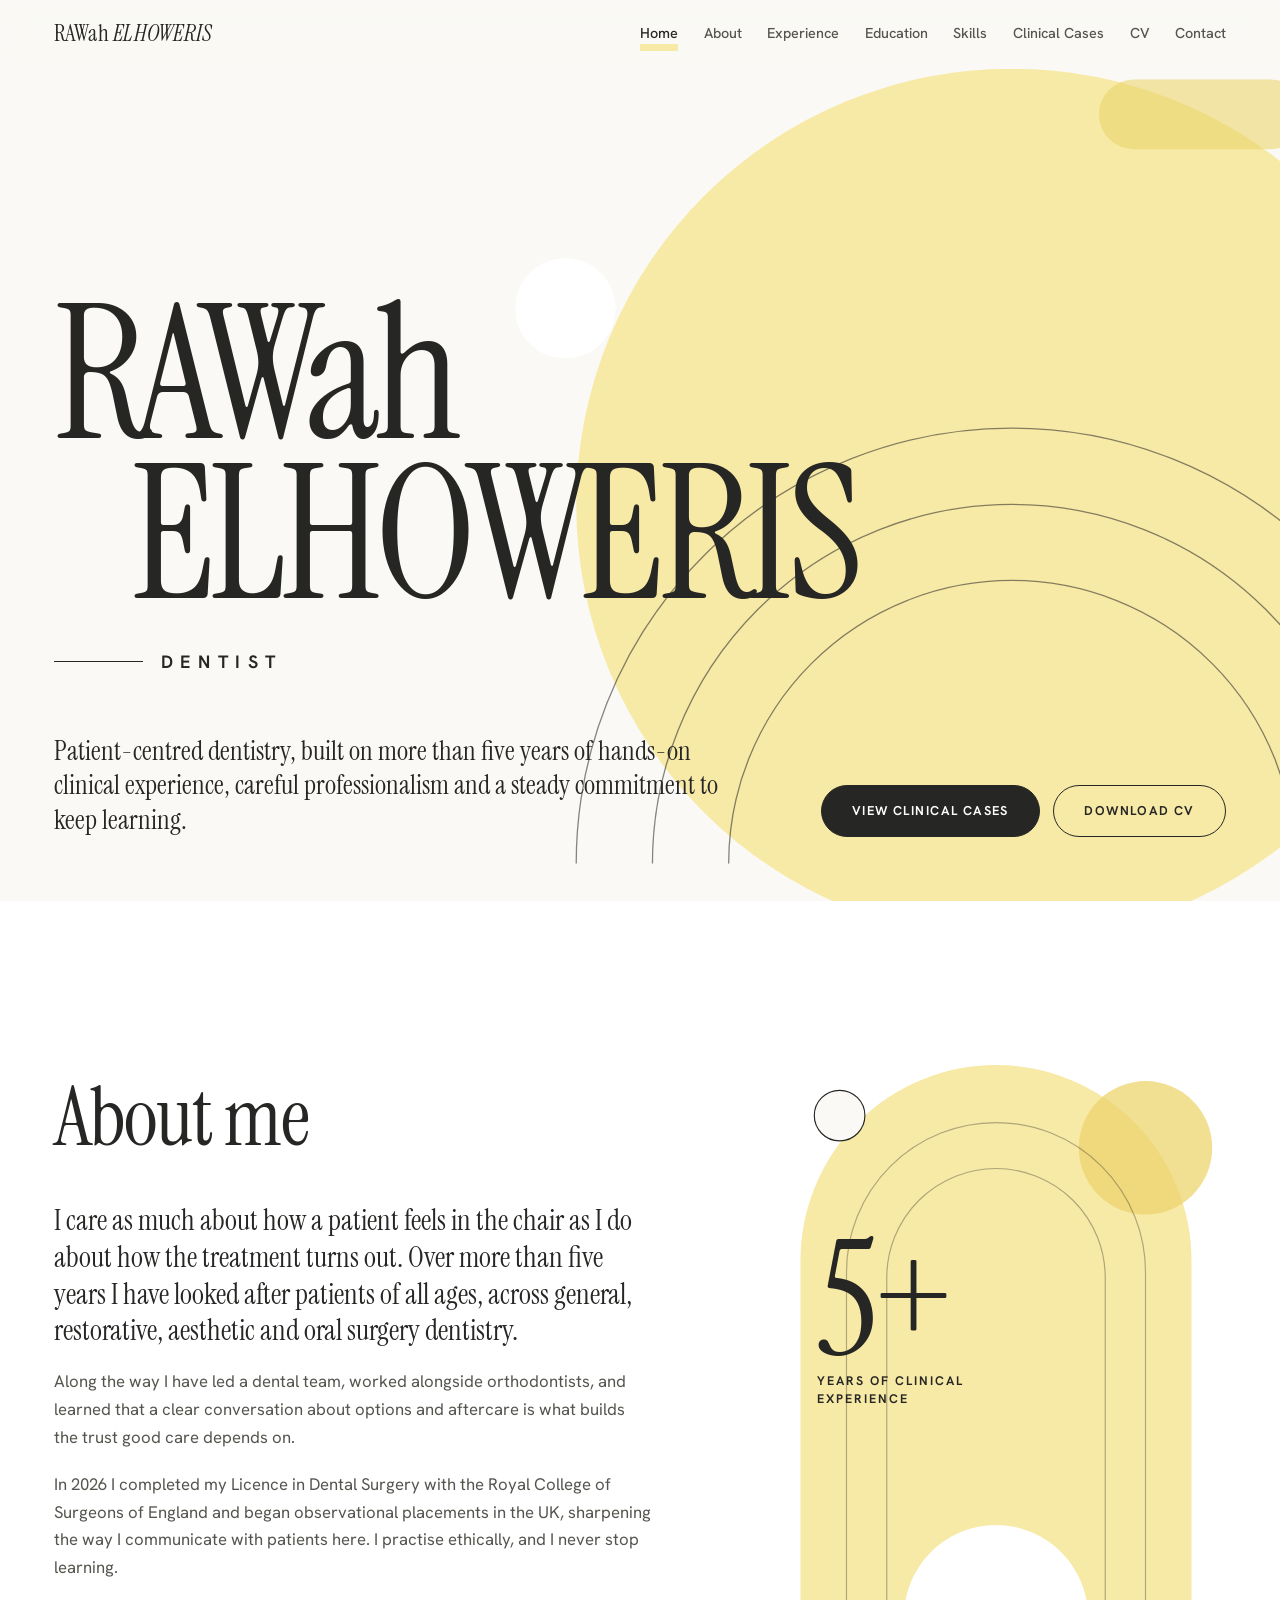
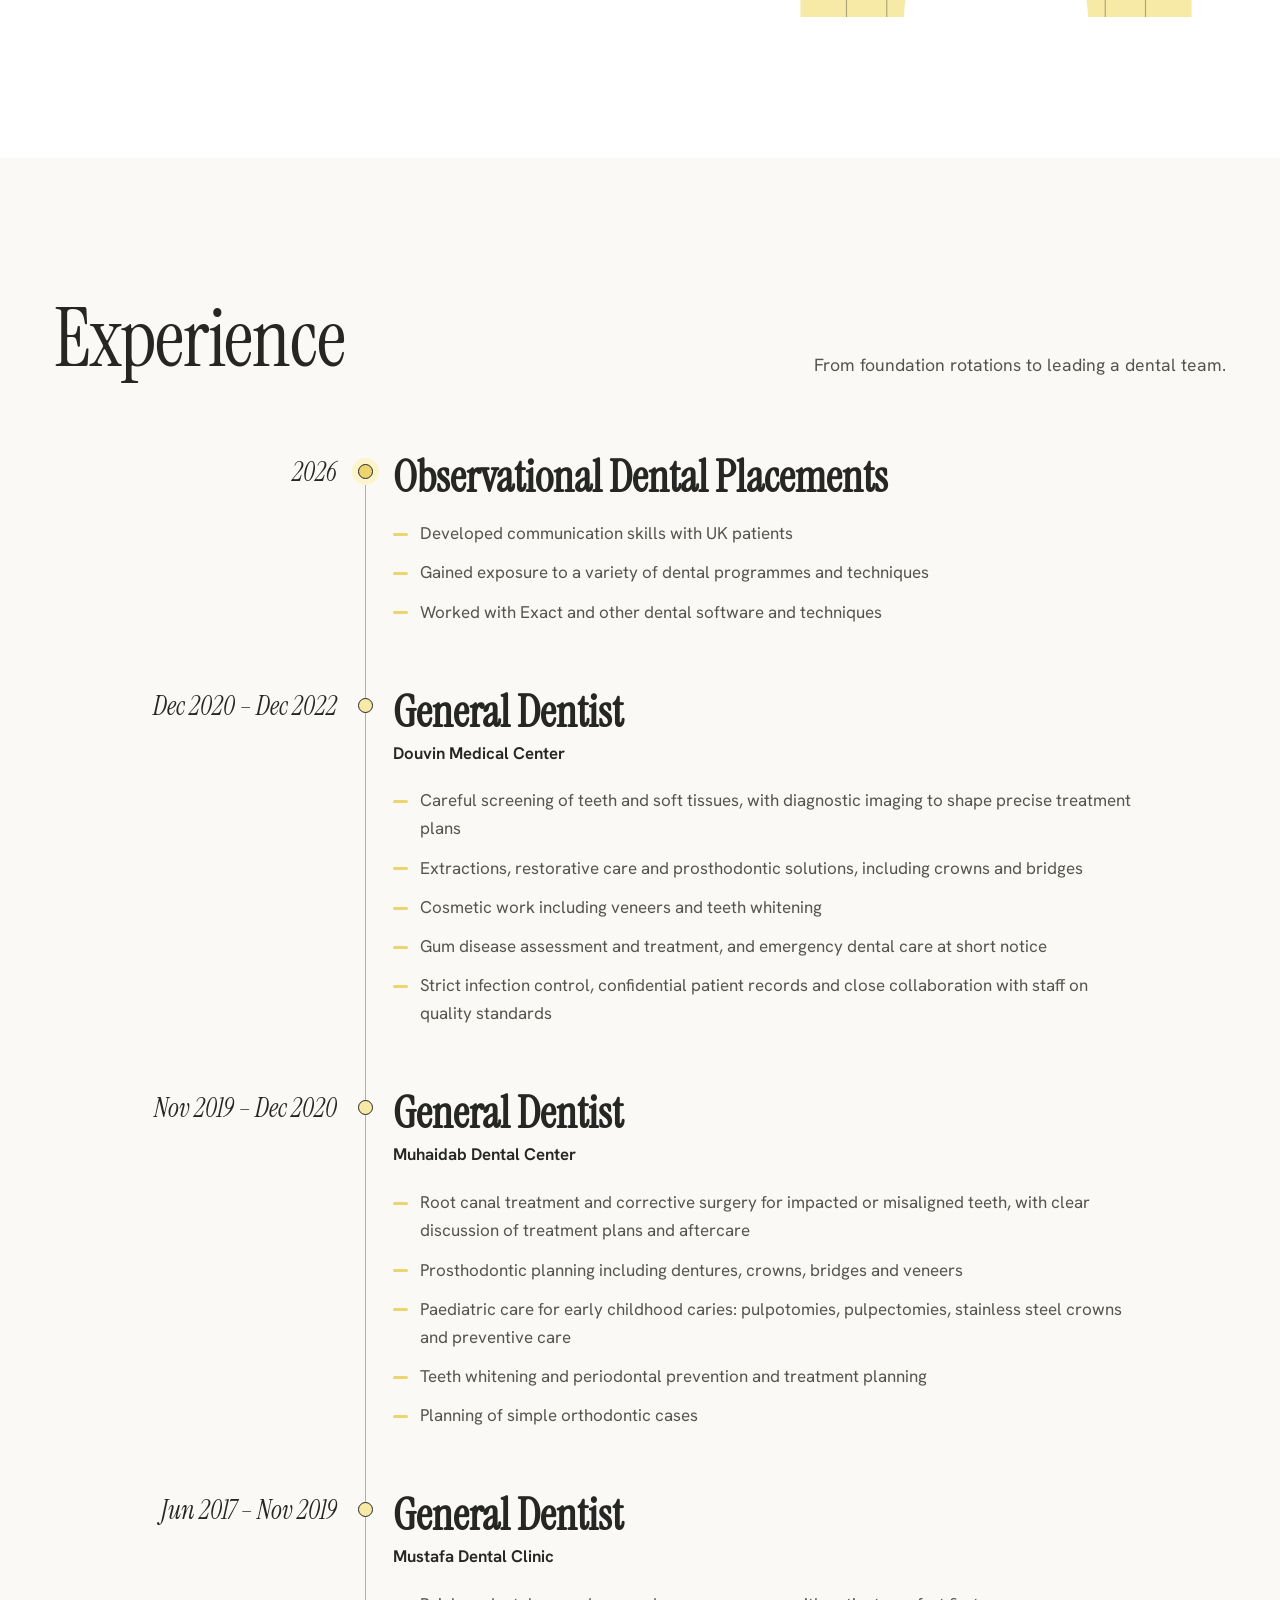
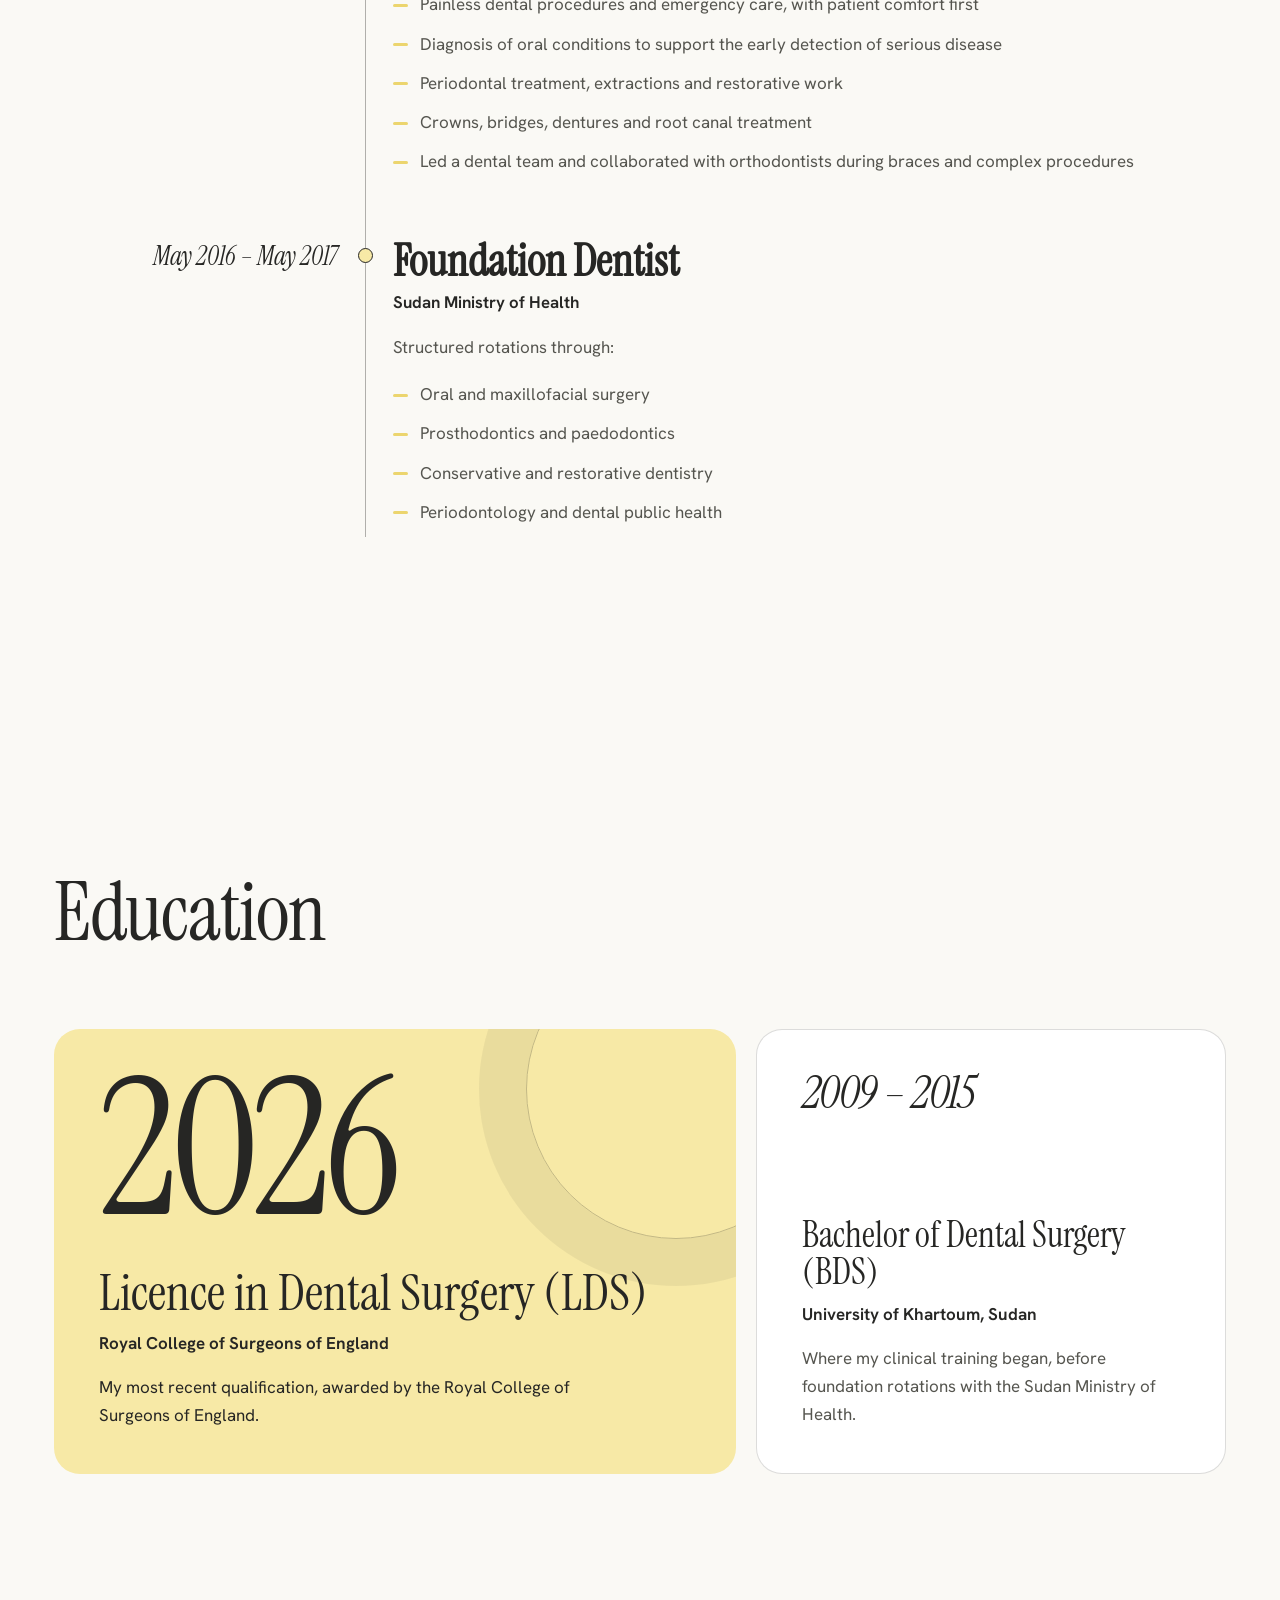
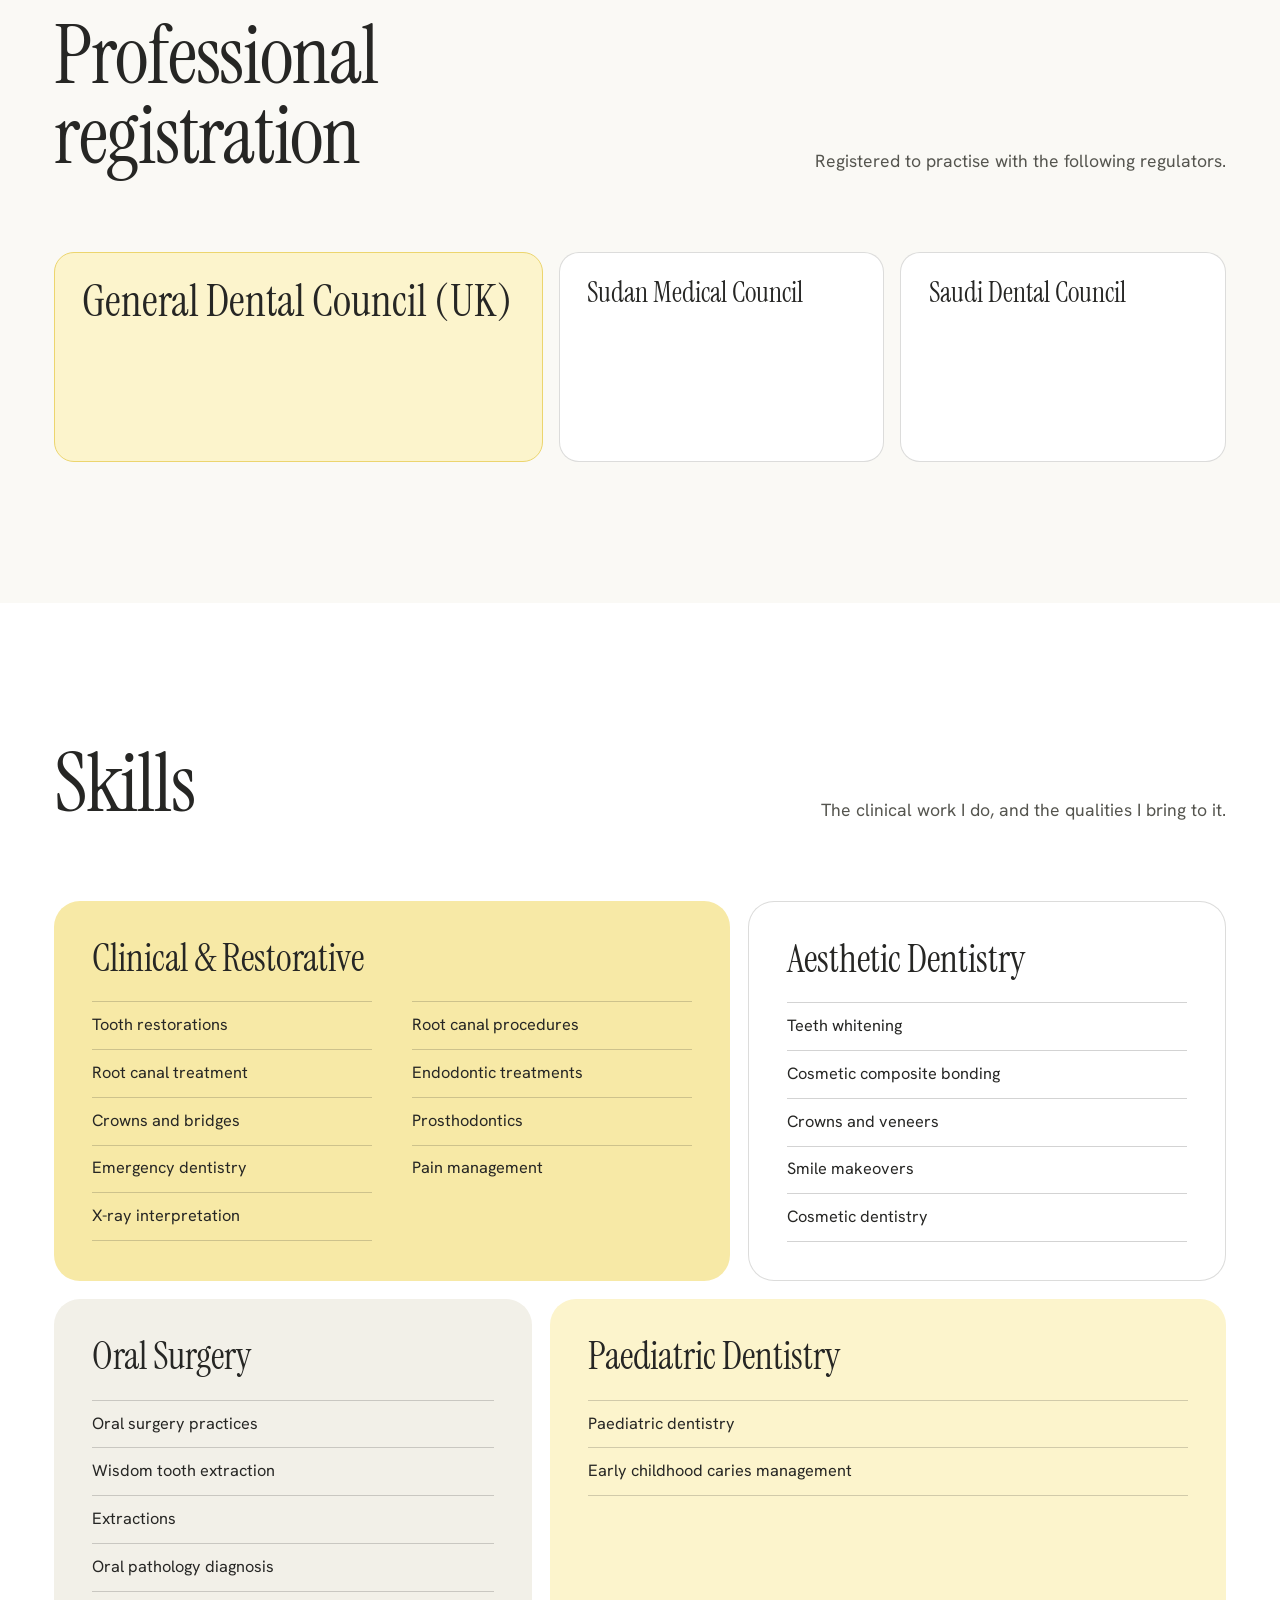
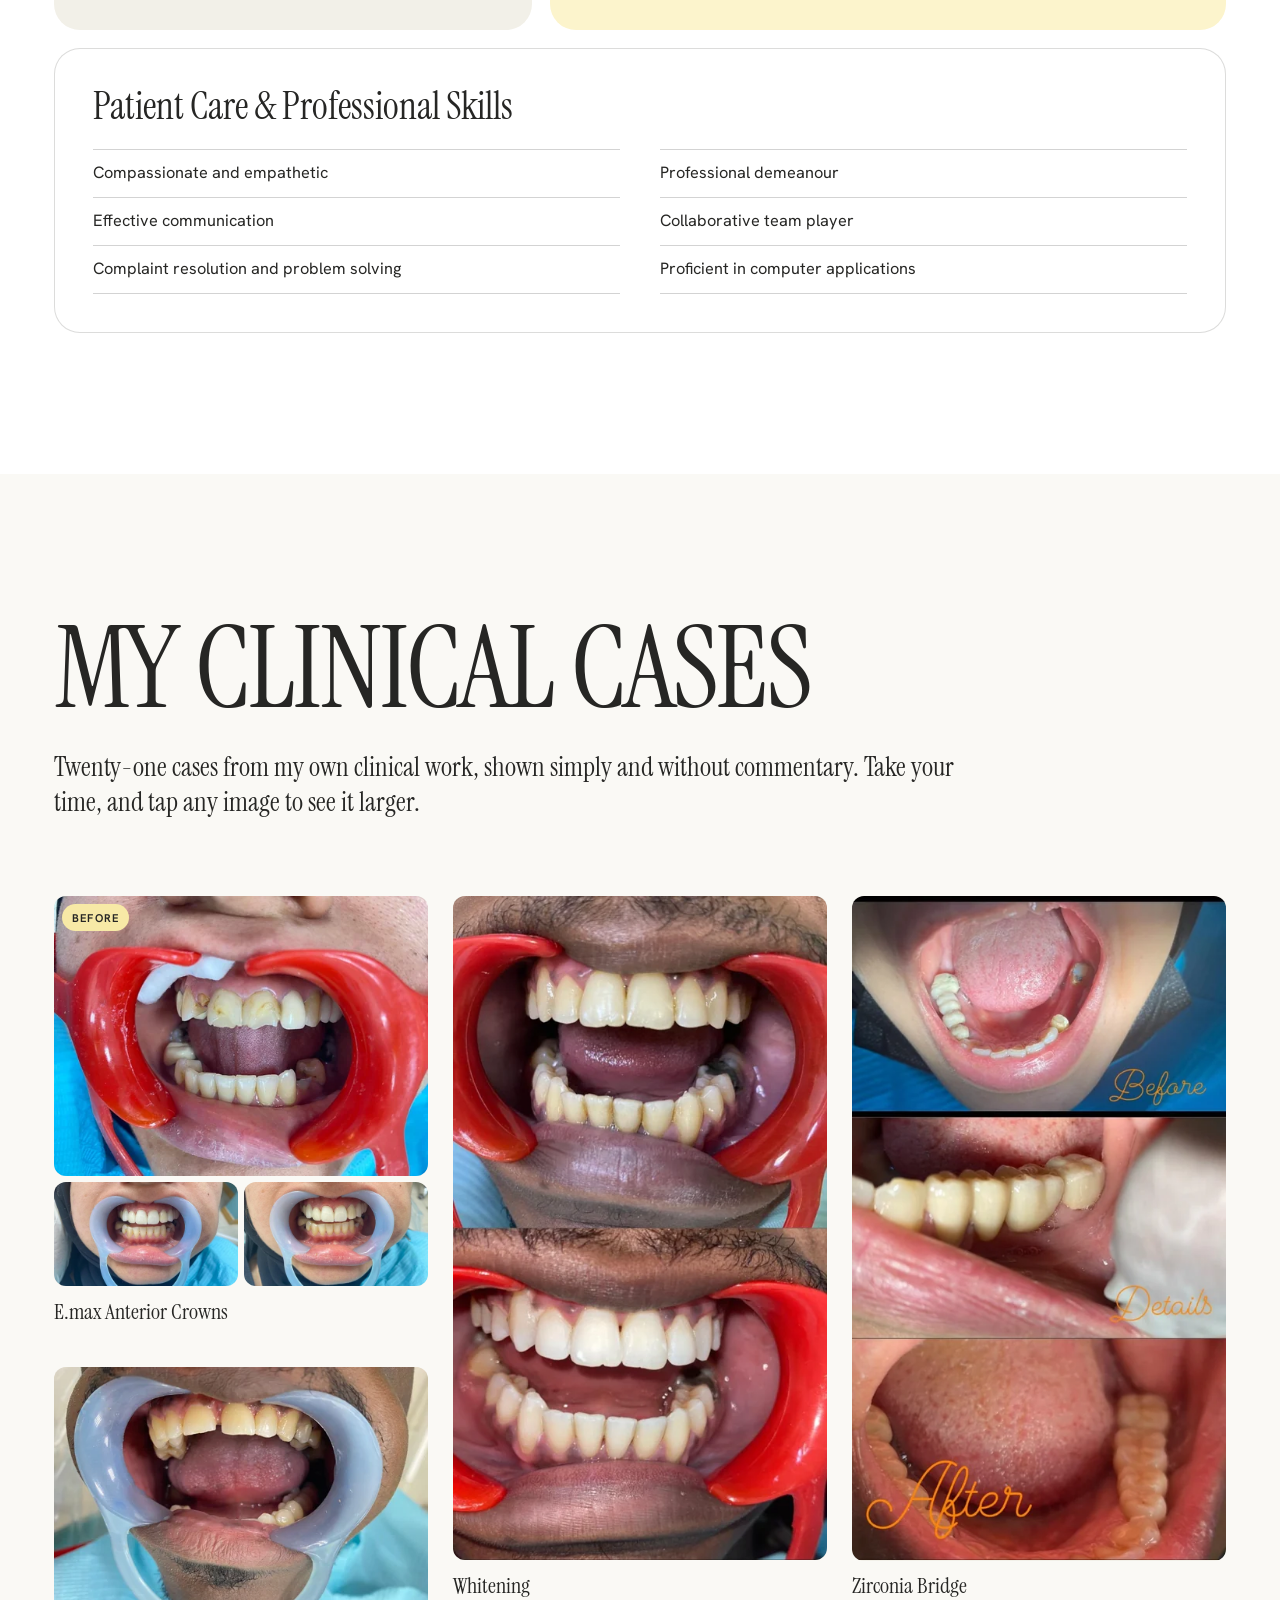
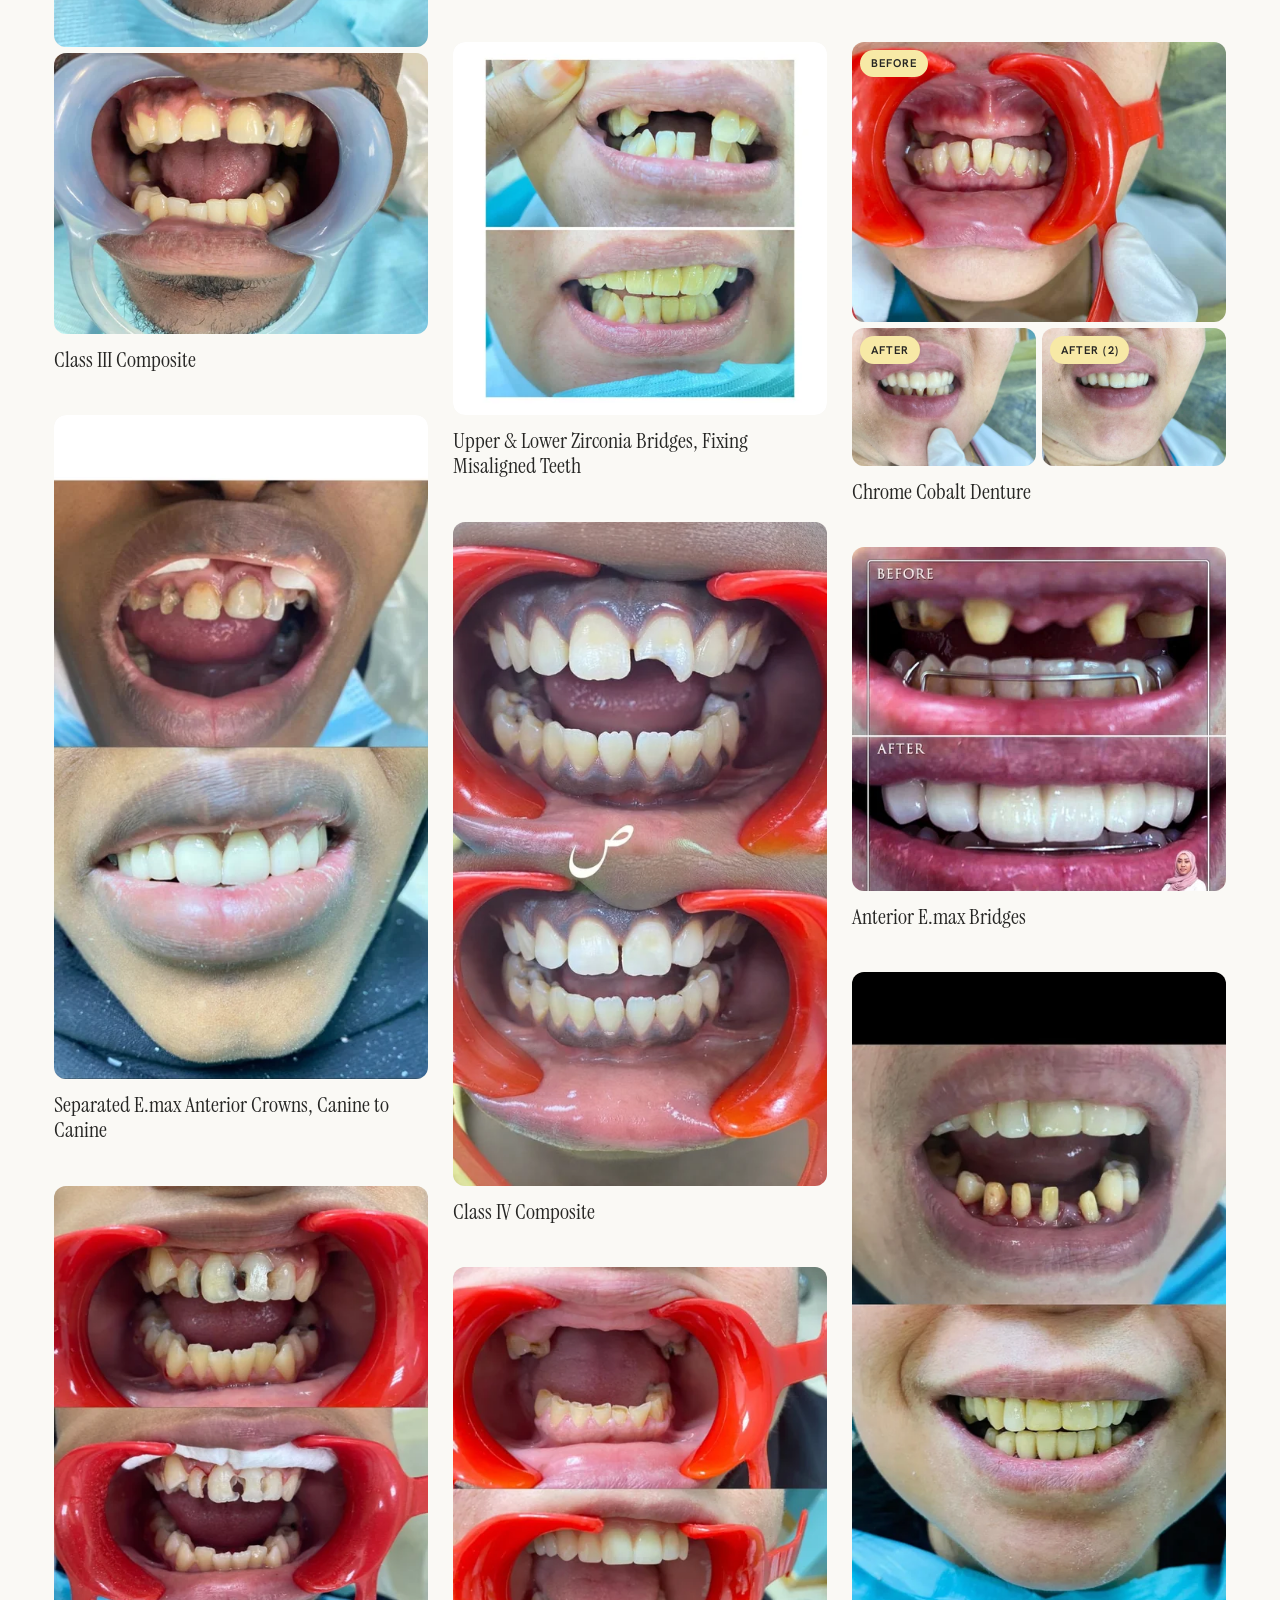
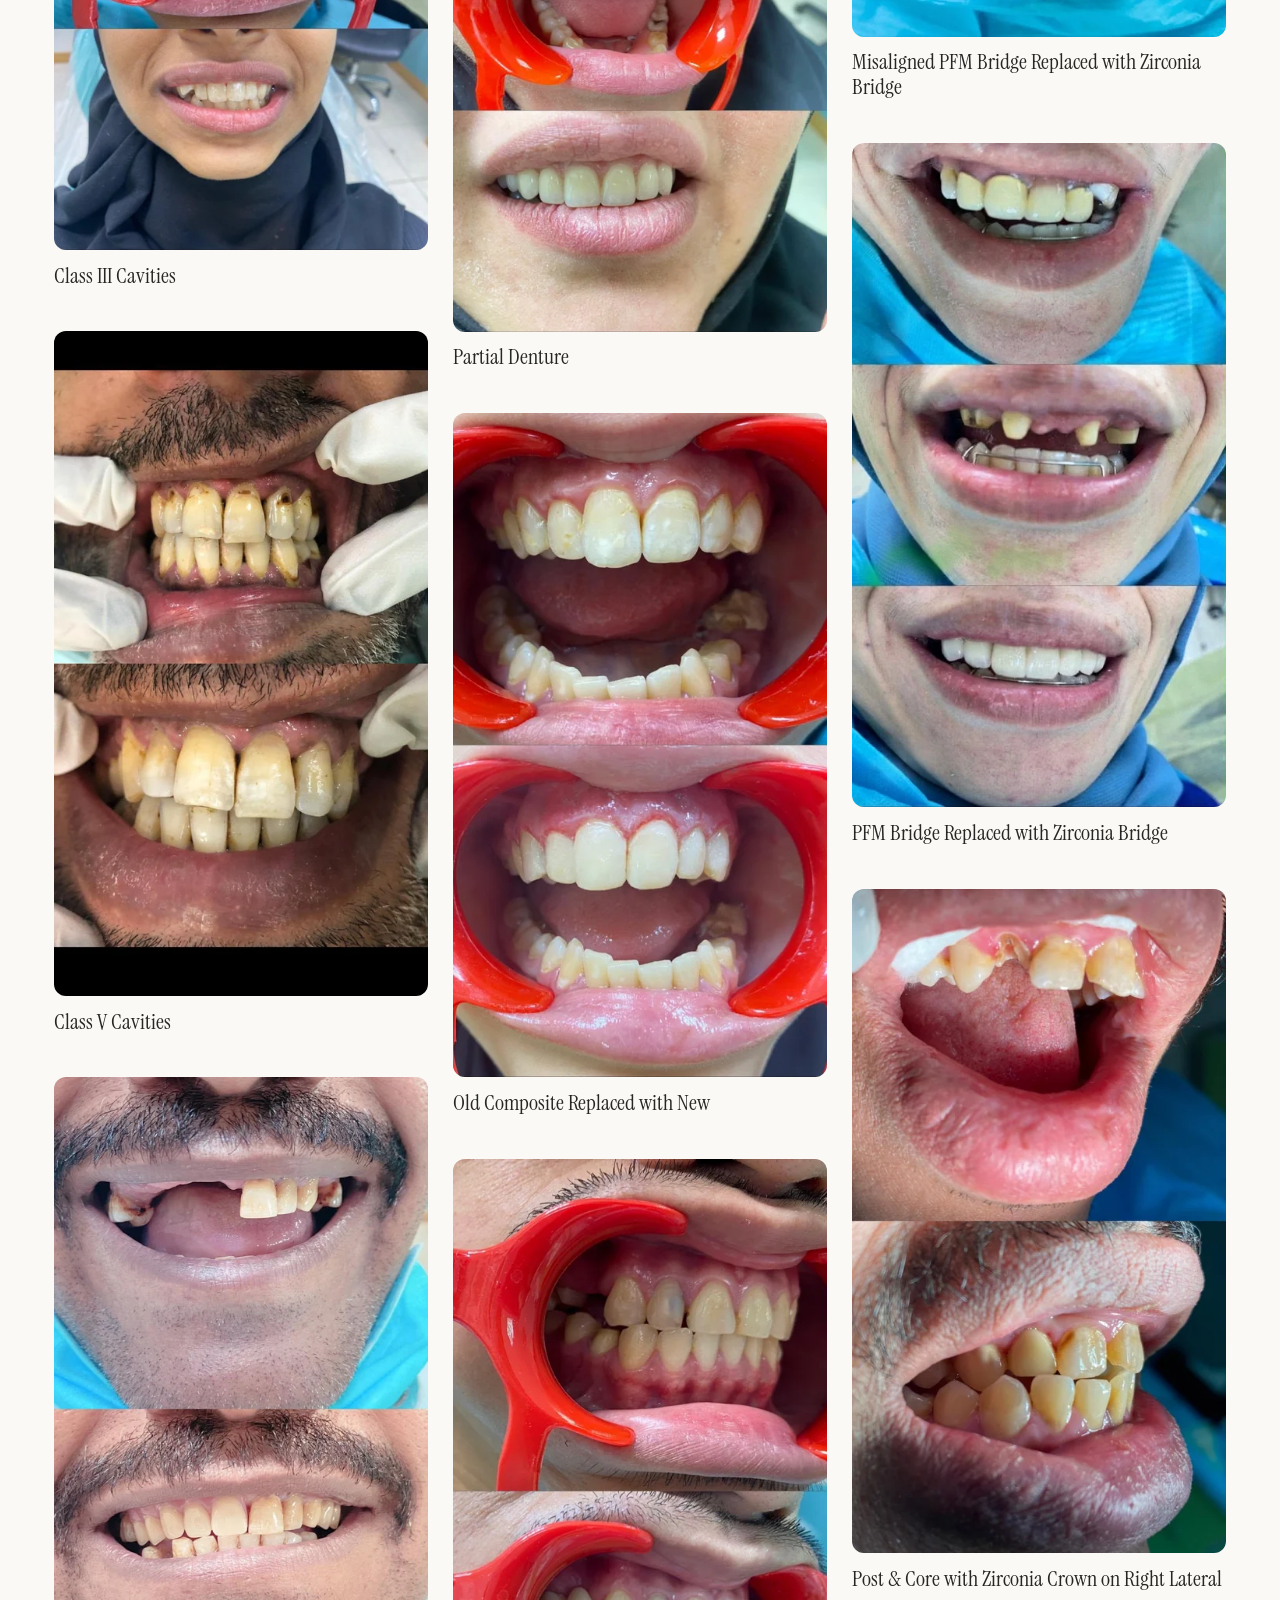
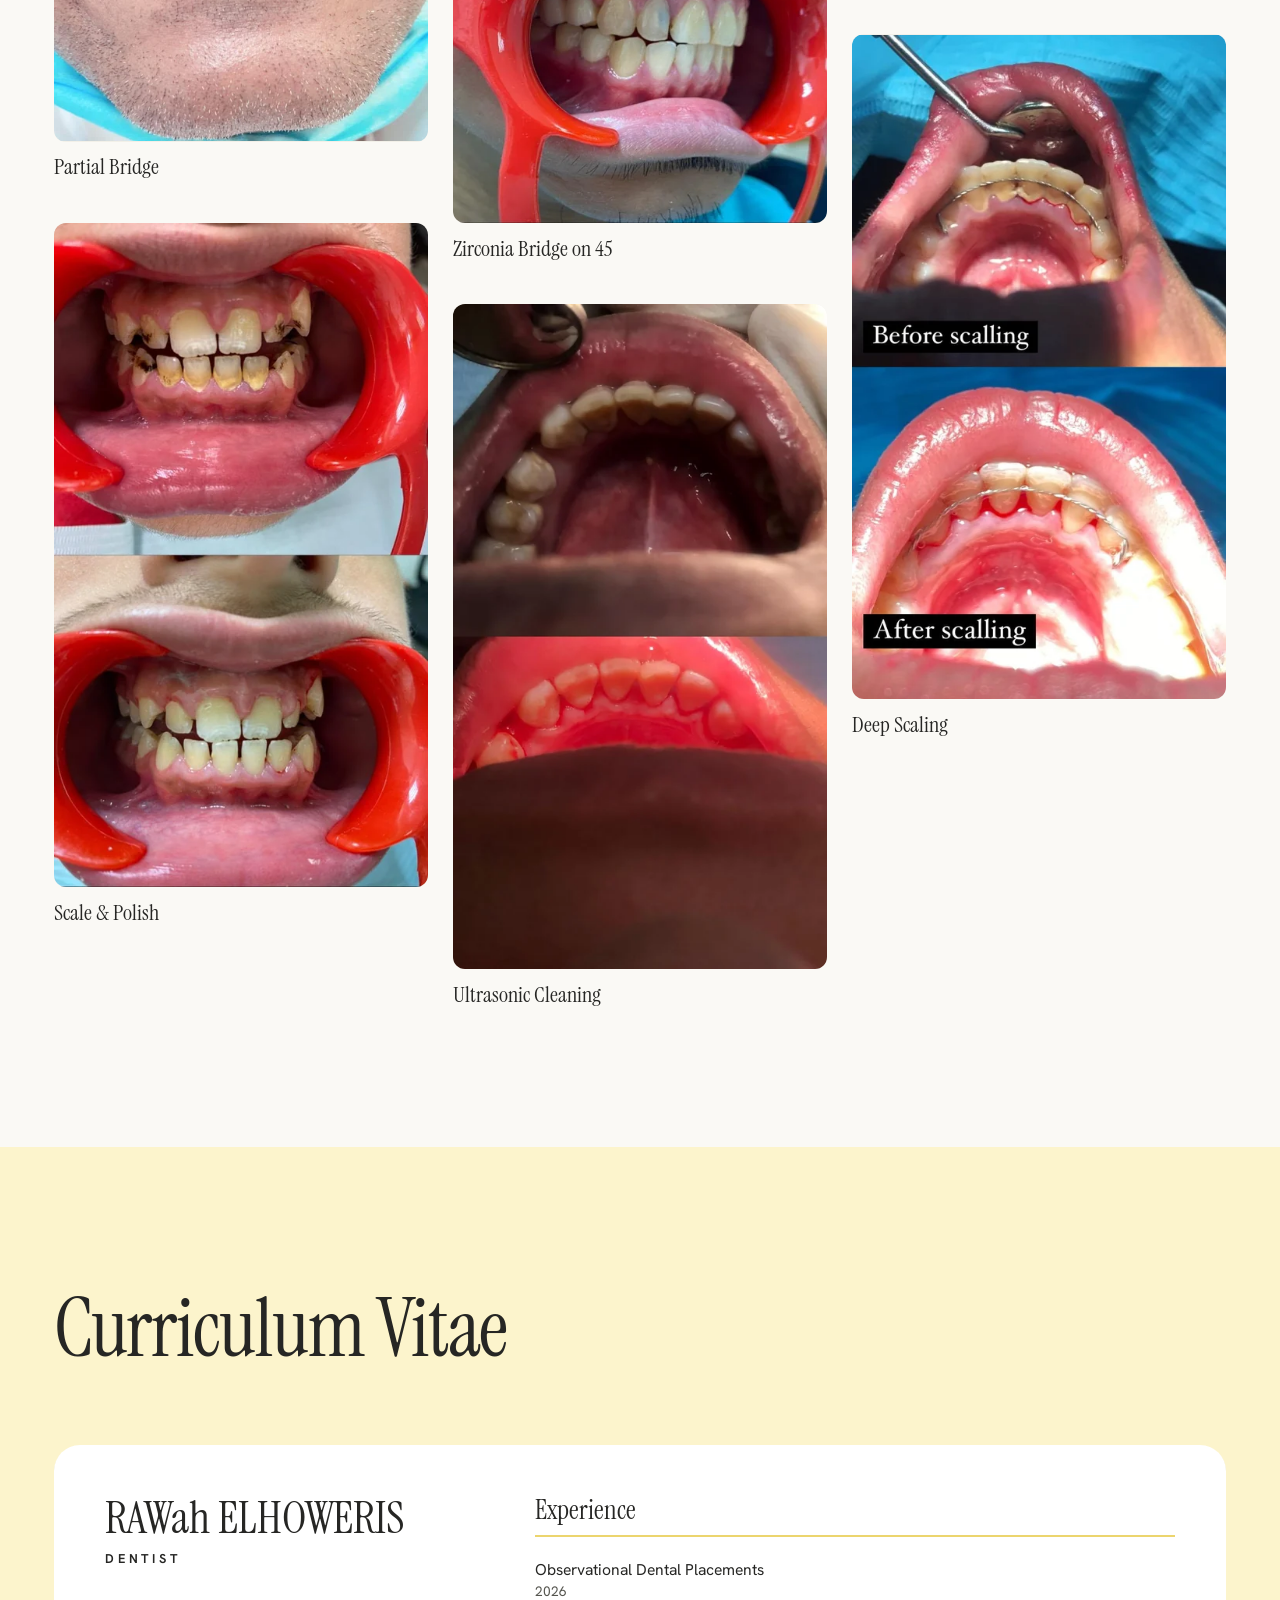
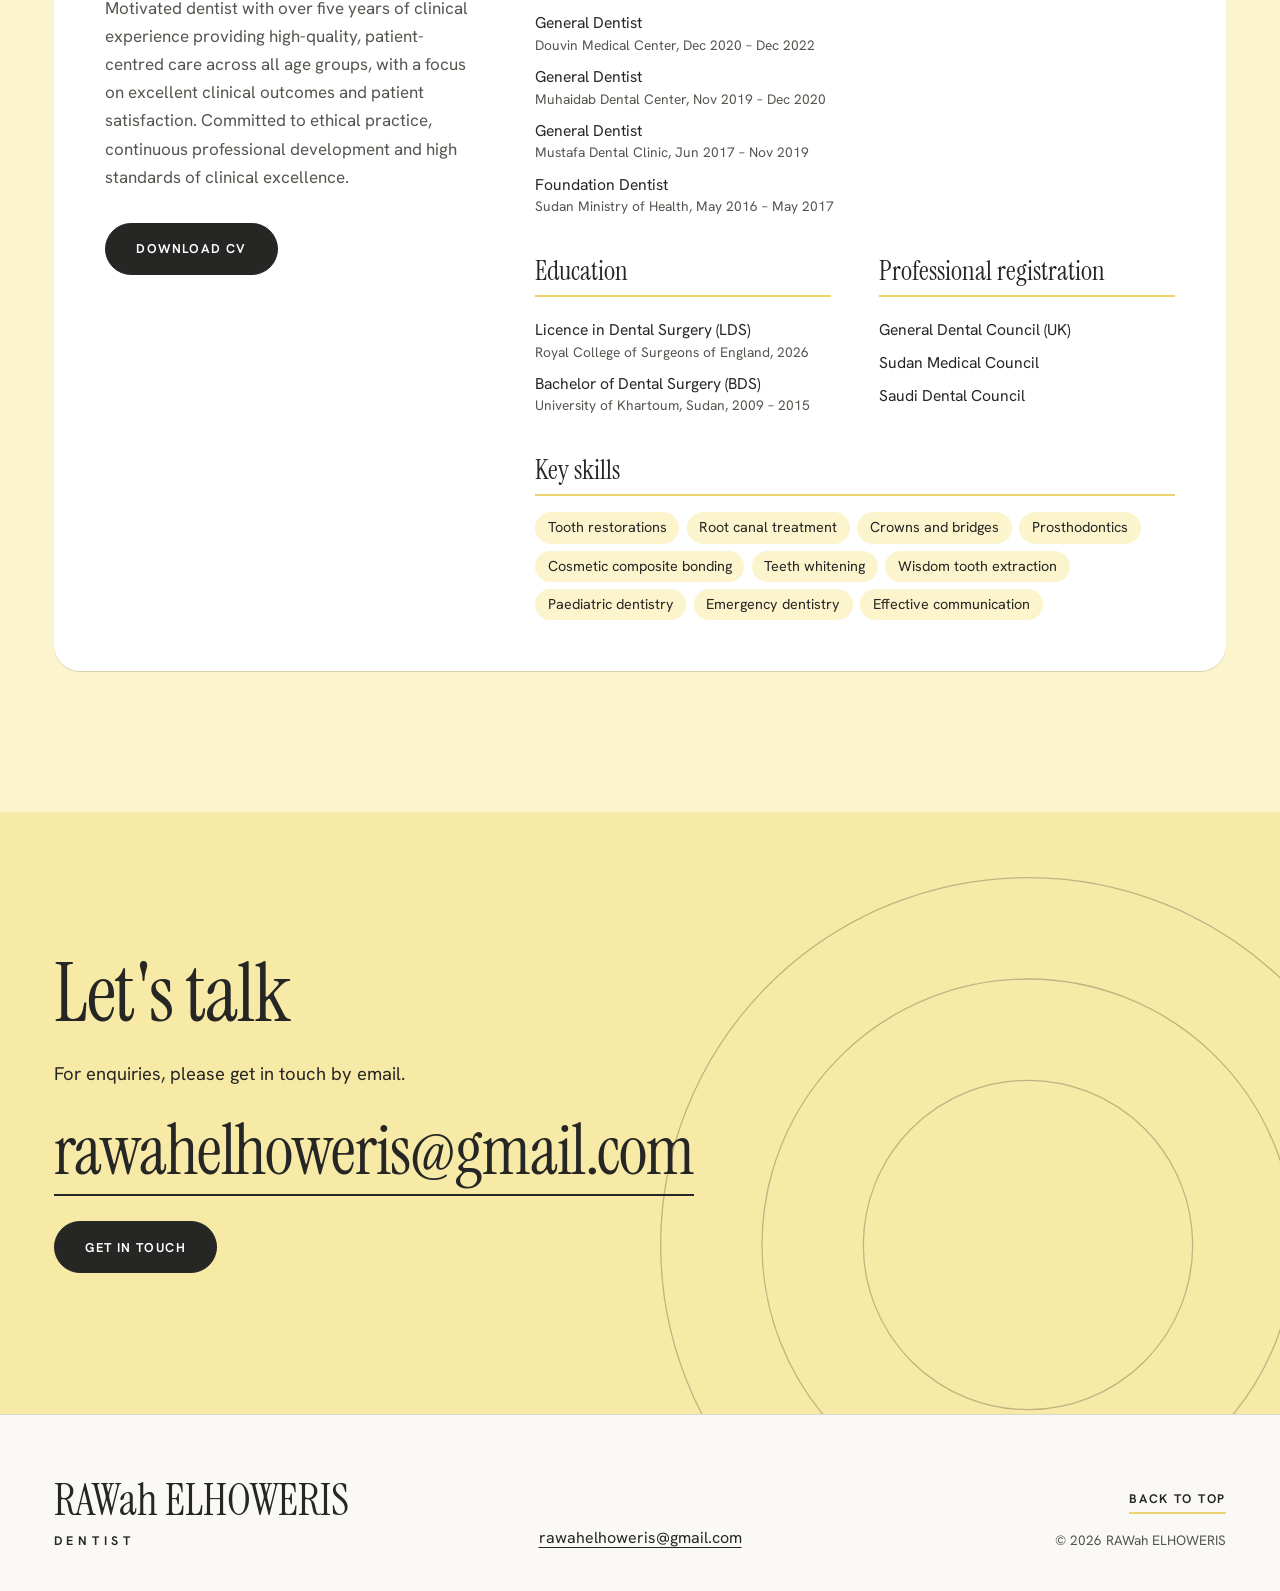
<file: index.html>
<!doctype html>
<html lang="en-GB">
<head>
  <meta charset="utf-8">
  <meta name="viewport" content="width=device-width, initial-scale=1, viewport-fit=cover">
  <title>RAWah ELHOWERIS | Dentist</title>
  <meta name="description" content="RAWah ELHOWERIS is a dentist with over five years of clinical experience in general, restorative, aesthetic and oral surgery dentistry. Explore clinical cases, experience, qualifications and CV.">
  <meta name="author" content="RAWah ELHOWERIS">
  <meta name="theme-color" content="#F7E9A6">

  <!-- SOCIAL SHARING: run  python3 tools/set_site_url.py https://YOUR-SITE-URL/  once you know the live address.
       Social networks need an absolute URL for the preview image. -->
  <link rel="canonical" href="https://example.invalid/">
  <meta property="og:type" content="website">
  <meta property="og:title" content="RAWah ELHOWERIS | Dentist">
  <meta property="og:description" content="Patient-centred dentistry with over five years of clinical experience. Clinical cases, experience, qualifications and CV.">
  <meta property="og:url" content="https://example.invalid/">
  <meta property="og:image" content="https://example.invalid/assets/images/og-image.png">
  <meta property="og:image:width" content="1200">
  <meta property="og:image:height" content="630">
  <meta property="og:image:alt" content="RAWah ELHOWERIS, Dentist">
  <meta property="og:locale" content="en_GB">
  <meta name="twitter:card" content="summary_large_image">
  <meta name="twitter:title" content="RAWah ELHOWERIS | Dentist">
  <meta name="twitter:description" content="Patient-centred dentistry with over five years of clinical experience.">
  <meta name="twitter:image" content="https://example.invalid/assets/images/og-image.png">

  <link rel="icon" href="assets/images/favicon.svg" type="image/svg+xml">
  <link rel="icon" href="assets/images/favicon-32.png" sizes="32x32" type="image/png">
  <link rel="apple-touch-icon" href="assets/images/apple-touch-icon.png">

  <link rel="preload" href="assets/fonts/instrument-serif-latin-400-normal.woff2" as="font" type="font/woff2" crossorigin>
  <link rel="preload" href="assets/fonts/hanken-grotesk-latin-wght-normal.woff2" as="font" type="font/woff2" crossorigin>
  <script>document.documentElement.className+=" js"</script>
  <link rel="stylesheet" href="assets/css/styles.css">

  <script type="application/ld+json">
  {"@context":"https://schema.org","@type":"Person","name":"RAWah ELHOWERIS","jobTitle":"Dentist","email":"mailto:rawahelhoweris@gmail.com"}
  </script>
</head>
<body>
  <a class="skip-link" href="#main">Skip to main content</a>

  <header class="site-header" id="top">
    <div class="header-inner">
      <a class="brand" href="#home" aria-label="RAWah ELHOWERIS, Dentist – home">RAWah <span>ELHOWERIS</span></a>
      <button class="menu-toggle" type="button" aria-expanded="false" aria-controls="site-nav" aria-label="Menu">
        <span class="menu-toggle-bars" aria-hidden="true"><i></i><i></i></span>
      </button>
      <nav class="site-nav" id="site-nav" aria-label="Main">
        <ul>
          <li><a href="#home">Home</a></li>
          <li><a href="#about">About</a></li>
          <li><a href="#experience">Experience</a></li>
          <li><a href="#education">Education</a></li>
          <li><a href="#skills">Skills</a></li>
          <li><a href="#cases">Clinical Cases</a></li>
          <li><a href="#cv">CV</a></li>
          <li><a href="#contact">Contact</a></li>
        </ul>
      </nav>
    </div>
  </header>

  <main id="main">

    <!-- HOME -->
    <section class="hero" id="home" aria-labelledby="hero-name">
      <svg class="hero-art" viewBox="0 0 900 900" aria-hidden="true" focusable="false">
        <circle class="art-disc" cx="560" cy="430" r="400"/>
        <path class="art-arc" d="M160 760 A400 400 0 0 1 960 760"/>
        <path class="art-arc" d="M230 760 A330 330 0 0 1 890 760"/>
        <path class="art-arc" d="M300 760 A260 260 0 0 1 820 760"/>
        <circle class="art-dot" cx="150" cy="250" r="46"/>
        <rect class="art-pill" x="640" y="40" width="190" height="64" rx="32"/>
      </svg>
      <div class="wrap hero-inner">
        <h1 class="hero-name" id="hero-name">
          <span class="line"><span class="line-in" data-text="site.name" data-split="0">RAWah</span></span>
          <span class="line"><span class="line-in" data-text="site.name" data-split="1">ELHOWERIS</span></span>
        </h1>
        <p class="hero-role" data-text="site.title"></p>
        <div class="hero-foot">
          <p class="hero-statement" data-text="hero.statement"></p>
          <div class="hero-actions">
            <a class="btn btn-primary" href="#cases" data-text="hero.primaryButton"></a>
            <a class="btn btn-yellow" data-href="site.cvFile" href="assets/cv/Rawah-Elhoweris-CV.pdf" download data-text="hero.secondaryButton"></a>
          </div>
        </div>
      </div>
    </section>

    <!-- ABOUT -->
    <section class="section about" id="about" aria-labelledby="about-h">
      <div class="wrap about-grid">
        <div class="about-text">
          <h2 class="h2 reveal" id="about-h" data-text="about.heading"></h2>
          <div class="prose reveal" data-slot="about-paragraphs"></div>
        </div>
        <div class="about-visual reveal" aria-label="5+ years of clinical experience" role="img">
          <svg viewBox="0 0 400 500" aria-hidden="true" focusable="false" preserveAspectRatio="xMidYMid meet">
            <path class="v-arch" d="M30 500 V190 a170 170 0 0 1 340 0 V500 H280 a80 80 0 0 0 -160 0 Z"/>
            <circle class="v-disc" cx="330" cy="92" r="58"/>
            <path class="v-arc" d="M70 500 V200 a130 130 0 0 1 260 0 V500"/>
            <path class="v-arc" d="M105 500 V205 a95 95 0 0 1 190 0 V500"/>
            <circle class="v-dot" cx="64" cy="64" r="22"/>
          </svg>
          <div class="v-stat">
            <span class="v-num" data-text="about.highlightNumber"></span>
            <span class="v-label" data-text="about.highlightLabel"></span>
          </div>
        </div>
      </div>
    </section>

    <!-- EXPERIENCE -->
    <section class="section experience" id="experience" aria-labelledby="exp-h">
      <div class="wrap">
        <header class="section-head">
          <h2 class="h2 reveal" id="exp-h" data-text="experience.heading"></h2>
          <p class="section-intro reveal" data-text="experience.intro"></p>
        </header>
        <ol class="timeline" data-slot="timeline"></ol>
      </div>
    </section>

    <!-- EDUCATION -->
    <section class="section education" id="education" aria-labelledby="edu-h">
      <div class="wrap">
        <header class="section-head">
          <h2 class="h2 reveal" id="edu-h" data-text="education.heading"></h2>
        </header>
        <div class="edu-grid" data-slot="education"></div>
      </div>
    </section>

    <!-- PROFESSIONAL REGISTRATION -->
    <section class="section registration" id="registration" aria-labelledby="reg-h">
      <div class="wrap">
        <header class="section-head">
          <h2 class="h2 reveal" id="reg-h" data-text="registration.heading"></h2>
          <p class="section-intro reveal" data-text="registration.intro"></p>
        </header>
        <ul class="reg-grid" data-slot="registration"></ul>
      </div>
    </section>

    <!-- SKILLS -->
    <section class="section skills" id="skills" aria-labelledby="skills-h">
      <div class="wrap">
        <header class="section-head">
          <h2 class="h2 reveal" id="skills-h" data-text="skills.heading"></h2>
          <p class="section-intro reveal" data-text="skills.intro"></p>
        </header>
        <div class="skills-grid" data-slot="skills"></div>
      </div>
    </section>

    <!-- CLINICAL CASES -->
    <section class="section cases" id="cases" aria-labelledby="cases-h">
      <div class="wrap">
        <header class="section-head section-head-wide">
          <h2 class="h2 h2-xl reveal" id="cases-h" data-text="cases.heading"></h2>
          <p class="section-intro reveal" data-text="cases.intro"></p>
        </header>
        <div class="masonry" data-slot="cases" aria-live="polite"></div>
      </div>
    </section>

    <!-- CV -->
    <section class="section cv" id="cv" aria-labelledby="cv-h">
      <div class="wrap">
        <header class="section-head">
          <h2 class="h2 reveal" id="cv-h" data-text="cv.heading"></h2>
          <p class="section-intro reveal" data-text="cv.intro"></p>
        </header>
        <div class="cv-sheet reveal" data-slot="cv"></div>
      </div>
    </section>

    <!-- CONTACT -->
    <section class="contact" id="contact" aria-labelledby="contact-h">
      <svg class="contact-art" viewBox="0 0 600 600" aria-hidden="true" focusable="false">
        <circle cx="300" cy="300" r="290" class="c-ring"/>
        <circle cx="300" cy="300" r="210" class="c-ring"/>
        <circle cx="300" cy="300" r="130" class="c-ring"/>
      </svg>
      <div class="wrap contact-inner">
        <h2 class="h2 reveal" id="contact-h" data-text="contact.heading"></h2>
        <p class="contact-text reveal" data-text="contact.text"></p>
        <a class="contact-mail reveal" data-mailto="site.email" data-text="site.email" href="mailto:rawahelhoweris@gmail.com"></a>
        <div class="reveal"><a class="btn btn-primary" data-mailto="site.email" data-text="contact.button" href="mailto:rawahelhoweris@gmail.com"></a></div>
      </div>
    </section>
  </main>

  <noscript>
    <div class="noscript">
      This website needs JavaScript to display its content. You can still reach RAWah ELHOWERIS at
      <a href="mailto:rawahelhoweris@gmail.com">rawahelhoweris@gmail.com</a> or
      <a href="assets/cv/Rawah-Elhoweris-CV.pdf">download the CV</a>.
    </div>
  </noscript>

  <footer class="site-footer">
    <div class="wrap footer-inner">
      <div class="footer-id">
        <p class="footer-name" data-text="site.name"></p>
        <p class="footer-role" data-text="site.title"></p>
      </div>
      <a class="footer-mail" data-mailto="site.email" data-text="site.email" href="mailto:rawahelhoweris@gmail.com"></a>
      <div class="footer-end">
        <a class="to-top" href="#top">BACK TO TOP</a>
        <p class="footer-copy">&copy; <span id="year">2026</span> RAWah ELHOWERIS</p>
      </div>
    </div>
  </footer>

  <dialog class="lightbox" id="lightbox" aria-label="Enlarged clinical image">
    <button class="lightbox-close" type="button" aria-label="Close enlarged image"><span aria-hidden="true"></span></button>
    <figure class="lightbox-figure">
      <img alt="" id="lightbox-img">
      <figcaption id="lightbox-cap"></figcaption>
    </figure>
  </dialog>

  <script src="assets/js/main.js" defer></script>
</body>
</html>
</file>
<file: assets/css/styles.css>
/* ==========================================================================
   RAWah ELHOWERIS – portfolio styles
   Colours, fonts and spacing are defined once in :root so they are easy to tweak.
   ========================================================================== */

@font-face{font-family:"Instrument Serif";font-style:normal;font-weight:400;font-display:swap;
  src:url("../fonts/instrument-serif-latin-400-normal.woff2") format("woff2")}
@font-face{font-family:"Instrument Serif";font-style:italic;font-weight:400;font-display:swap;
  src:url("../fonts/instrument-serif-latin-400-italic.woff2") format("woff2")}
@font-face{font-family:"Hanken Grotesk";font-style:normal;font-weight:100 900;font-display:swap;
  src:url("../fonts/hanken-grotesk-latin-wght-normal.woff2") format("woff2")}

:root{
  /* colour */
  --white:#ffffff;
  --paper:#faf9f5;          /* off-white page */
  --mist:#f2f0e8;           /* quiet neutral */
  --butter:#f7e9a6;         /* soft pastel yellow */
  --butter-soft:#fcf4cc;    /* paler yellow */
  --butter-deep:#ecd56e;    /* yellow accent */
  --ink:#262624;            /* charcoal */
  --ink-soft:#55554f;       /* secondary text */
  --line:rgba(38,38,36,.16);

  /* type */
  --serif:"Instrument Serif","Cormorant Garamond",Georgia,"Times New Roman",serif;
  --sans:"Hanken Grotesk",system-ui,-apple-system,"Segoe UI",Roboto,Helvetica,Arial,sans-serif;

  /* layout */
  --gutter:clamp(1.25rem,4.2vw,3.75rem);
  --max:1480px;
  --nav-h:68px;
  --section-y:clamp(5rem,11vw,10rem);
  --radius:26px;
  --ease:cubic-bezier(.22,.61,.36,1);
}

*,*::before,*::after{box-sizing:border-box}
html{-webkit-text-size-adjust:100%;scroll-padding-top:calc(var(--nav-h) + 12px)}
@media (prefers-reduced-motion:no-preference){html{scroll-behavior:smooth}}
body{margin:0;background:var(--paper);color:var(--ink);font-family:var(--sans);font-size:1.0625rem;line-height:1.65;
  -webkit-font-smoothing:antialiased;text-rendering:optimizeLegibility;overflow-x:hidden}
img,svg{display:block;max-width:100%}
a{color:inherit}
ul,ol{margin:0;padding:0;list-style:none}
h1,h2,h3,h4,p,figure{margin:0}
button{font:inherit;color:inherit}
:focus-visible{outline:2px solid var(--ink);outline-offset:3px;border-radius:4px}
::selection{background:var(--butter);color:var(--ink)}

.wrap{width:100%;max-width:var(--max);margin-inline:auto;padding-inline:var(--gutter)}
.skip-link{position:absolute;left:var(--gutter);top:-4rem;z-index:100;background:var(--ink);color:var(--white);padding:.7rem 1.1rem;border-radius:999px;text-decoration:none;transition:top .2s}
.skip-link:focus{top:.75rem}
.visually-hidden{position:absolute!important;width:1px;height:1px;overflow:hidden;clip:rect(0 0 0 0);white-space:nowrap}

/* ---------- type scale ---------- */
.h2{font-family:var(--serif);font-weight:400;font-size:clamp(2.8rem,6.4vw,5.6rem);line-height:.98;letter-spacing:-.015em}
.h2-xl{font-size:clamp(3.2rem,9vw,8.5rem);text-transform:uppercase;letter-spacing:-.02em;line-height:.92}
.prose p{max-width:38em;font-size:clamp(1.05rem,1.25vw,1.2rem);color:var(--ink-soft)}
.prose p+p{margin-top:1.15em}
.prose p:first-child{font-family:var(--serif);font-size:clamp(1.55rem,2.3vw,2.15rem);line-height:1.25;color:var(--ink)}

/* ---------- buttons ---------- */
.btn{display:inline-flex;align-items:center;justify-content:center;min-height:52px;padding:.85rem 1.9rem;border-radius:999px;
  border:1.5px solid var(--ink);font-size:.8rem;font-weight:650;letter-spacing:.11em;text-decoration:none;cursor:pointer;
  transition:background-color .45s var(--ease),color .45s var(--ease),border-color .45s var(--ease),transform .45s var(--ease)}
.btn-primary{background:var(--ink);color:var(--white)}
.btn-primary:hover{background:var(--butter);color:var(--ink)}
.btn-yellow{background:var(--butter);color:var(--ink)}
.btn-yellow:hover{background:var(--ink);color:var(--white)}
.btn:active{transform:scale(.98)}

/* ---------- header / nav ---------- */
.site-header{position:sticky;top:0;z-index:50;background:rgba(250,249,245,.84);-webkit-backdrop-filter:blur(14px);backdrop-filter:blur(14px);
  border-bottom:1px solid transparent;transition:border-color .5s,background-color .5s}
.site-header.is-scrolled{border-bottom-color:var(--line);background:rgba(250,249,245,.93)}
.header-inner{max-width:var(--max);margin-inline:auto;padding-inline:var(--gutter);height:var(--nav-h);display:flex;align-items:center;justify-content:space-between;gap:1.5rem}
.brand{font-family:var(--serif);font-size:1.45rem;line-height:1;text-decoration:none;letter-spacing:.01em;white-space:nowrap}
.brand span{font-style:italic}
.site-nav ul{display:flex;gap:clamp(1rem,2vw,2.1rem)}
.site-nav a{position:relative;display:block;padding:.45rem 0;font-size:.9rem;font-weight:500;text-decoration:none;color:var(--ink-soft);transition:color .35s}
.site-nav a::after{content:"";position:absolute;left:0;right:0;bottom:.1rem;height:7px;background:var(--butter);z-index:-1;transform:scaleX(0);transform-origin:left;transition:transform .5s var(--ease)}
.site-nav a:hover,.site-nav a.is-active{color:var(--ink)}
.site-nav a:hover::after,.site-nav a.is-active::after{transform:scaleX(1)}
.menu-toggle{display:none;width:48px;height:48px;margin-right:-10px;border:0;background:transparent;cursor:pointer;border-radius:50%}
.menu-toggle-bars{position:relative;display:block;width:24px;height:12px;margin:auto}
.menu-toggle-bars i{position:absolute;left:0;right:0;height:1.5px;background:var(--ink);transition:transform .5s var(--ease),top .5s var(--ease)}
.menu-toggle-bars i:first-child{top:0}.menu-toggle-bars i:last-child{top:10.5px}
.menu-toggle[aria-expanded="true"] .menu-toggle-bars i:first-child{top:5px;transform:rotate(45deg)}
.menu-toggle[aria-expanded="true"] .menu-toggle-bars i:last-child{top:5px;transform:rotate(-45deg)}

@media (max-width:1100px){
  .menu-toggle{display:block}
  .site-nav{position:absolute;left:0;right:0;top:100%;background:var(--paper);border-bottom:1px solid var(--line);
    visibility:hidden;opacity:0;transform:translateY(-8px);transition:opacity .45s var(--ease),transform .45s var(--ease),visibility 0s .45s;
    max-height:calc(100svh - var(--nav-h));overflow-y:auto}
  .site-nav.is-open{visibility:visible;opacity:1;transform:none;transition-delay:0s}
  .site-nav ul{flex-direction:column;gap:0;padding:.75rem var(--gutter) 1.75rem}
  .site-nav a{padding:1rem 0;font-family:var(--serif);font-size:1.9rem;color:var(--ink);border-bottom:1px solid var(--line)}
  .site-nav a::after{display:none}
  .site-nav a.is-active{background:linear-gradient(transparent 62%,var(--butter) 62%);width:max-content}
}

/* ---------- hero ---------- */
.hero{position:relative;overflow:hidden;min-height:calc(100svh - var(--nav-h));display:flex;align-items:flex-end;padding-block:clamp(2rem,5vw,4rem) clamp(2.5rem,5vw,4.5rem)}
.hero-art{position:absolute;right:-8%;top:-4%;width:min(78vw,980px);height:auto;z-index:0}
.art-disc{fill:var(--butter)}
.art-arc{fill:none;stroke:var(--ink);stroke-width:1.2;opacity:.55}
.art-dot{fill:var(--white)}
.art-pill{fill:var(--butter-deep);opacity:.6}
.hero-inner{position:relative;z-index:1}
.hero-name{font-family:var(--serif);font-weight:400;font-size:clamp(3.6rem,14.6vw,15.5rem);line-height:.86;letter-spacing:-.035em;text-transform:none}
.hero-name .line{display:block;overflow:hidden;padding-bottom:.06em;margin-bottom:-.06em}
.hero-name .line-in{display:block;will-change:transform}
.hero-name .line:last-child{padding-left:clamp(0rem,6vw,7rem)}
.hero-role{margin-top:clamp(1.2rem,2.4vw,2.2rem);display:flex;align-items:center;gap:1.1rem;font-size:clamp(.95rem,1.4vw,1.2rem);font-weight:650;letter-spacing:.42em}
.hero-role::before{content:"";width:clamp(2.5rem,7vw,6rem);height:1.5px;background:var(--ink)}
.hero-foot{margin-top:clamp(2rem,4.5vw,4rem);display:grid;gap:2rem 4rem;grid-template-columns:minmax(0,1fr)}
.hero-statement{max-width:30em;font-family:var(--serif);font-size:clamp(1.4rem,2.1vw,2rem);line-height:1.28}
.hero-actions{display:flex;flex-wrap:wrap;gap:.8rem}
@media (min-width:960px){
  .hero-foot{grid-template-columns:minmax(0,1.15fr) auto;align-items:end;justify-content:space-between}
  .hero-actions{justify-content:flex-end}
}
@media (max-width:560px){
  .hero-actions .btn{width:100%}
  .hero-art{right:-35%;top:0;width:150vw}
  .hero-role{letter-spacing:.32em}
}

/* hero load sequence (the one orchestrated moment) */
@media (prefers-reduced-motion:no-preference){
  .js .hero-name .line-in{transform:translateY(105%);animation:rise 1.5s var(--ease) .15s forwards}
  .js .hero-name .line:last-child .line-in{animation-delay:.38s}
  .js .hero-role,.js .hero-foot{opacity:0;animation:fade 1.4s var(--ease) 1s forwards}
  .js .hero-foot{animation-delay:1.25s}
  .js .hero-art{opacity:0;animation:fade 2.2s ease .1s forwards}
}
@keyframes rise{to{transform:none}}
@keyframes fade{to{opacity:1}}

/* ---------- sections ---------- */
.section{padding-block:var(--section-y)}
.section-head{display:grid;gap:1.25rem 4rem;margin-bottom:clamp(2.5rem,6vw,5rem);align-items:end}
.section-intro{max-width:26em;color:var(--ink-soft);font-size:1.1rem}
@media (min-width:900px){
  .section-head{grid-template-columns:1.2fr 1fr}
  .section-head .section-intro{justify-self:end;text-align:left}
}
.section-head-wide{grid-template-columns:minmax(0,1fr)}
@media (min-width:900px){.section-head-wide{grid-template-columns:minmax(0,1fr)}.section-head-wide .section-intro{justify-self:start;margin-top:.5rem;max-width:34em;font-family:var(--serif);font-size:1.7rem;line-height:1.3;color:var(--ink)}}

/* reveal (opacity-led, slow) */
@media (prefers-reduced-motion:no-preference){
  .js .reveal{opacity:0;transform:translateY(14px);transition:opacity 1.3s var(--ease),transform 1.3s var(--ease)}
  .js .reveal.is-in{opacity:1;transform:none}
}

/* ---------- about ---------- */
.about{background:var(--white)}
.about-grid{display:grid;gap:3.5rem;align-items:center}
.about-text .h2{margin-bottom:clamp(1.8rem,3.5vw,3rem)}
.about-visual{position:relative;width:min(100%,460px);justify-self:center;aspect-ratio:4/5}
.about-visual svg{position:absolute;inset:0;width:100%;height:100%}
.v-arch{fill:var(--butter)}
.v-disc{fill:var(--butter-deep);opacity:.75}
.v-arc{fill:none;stroke:var(--ink);stroke-width:1;opacity:.35}
.v-dot{fill:var(--paper);stroke:var(--ink);stroke-width:1}
.v-stat{position:absolute;left:11%;right:11%;top:34%;display:flex;flex-direction:column;align-items:flex-start;gap:.4rem}
.v-num{font-family:var(--serif);font-size:clamp(6.5rem,16vw,10rem);line-height:.8;letter-spacing:-.04em}
.v-label{font-size:.78rem;font-weight:650;letter-spacing:.16em;line-height:1.5;max-width:12em}
@media (min-width:960px){.about-grid{grid-template-columns:1.25fr 1fr;gap:6rem}.about-visual{justify-self:end}}

/* ---------- experience timeline ---------- */
.timeline{position:relative}
.tl-item{position:relative;display:grid;grid-template-columns:minmax(0,1fr);gap:.6rem;padding:0 0 clamp(2.5rem,5vw,4rem) 2rem}
.tl-item::before{content:"";position:absolute;left:5px;top:.7rem;bottom:-.7rem;width:1px;background:var(--ink);opacity:.35}
.tl-item:last-child::before{bottom:auto;height:calc(100% - 4rem)}
.tl-item::after{content:"";position:absolute;left:-2px;top:.55rem;width:15px;height:15px;border-radius:50%;background:var(--butter);border:1.5px solid var(--ink)}
.tl-item:first-child::after{background:var(--butter-deep);box-shadow:0 0 0 6px var(--butter-soft)}
.tl-date{font-family:var(--serif);font-style:italic;font-size:clamp(1.35rem,2vw,1.8rem);line-height:1.2}
.tl-role{font-family:var(--serif);font-size:clamp(2rem,3.4vw,3.2rem);line-height:1.02}
.tl-employer{margin-top:.35rem;font-weight:650;font-size:1.05rem}
.tl-intro{margin-top:1rem;color:var(--ink-soft)}
.tl-list{margin-top:1.2rem;display:grid;gap:.7rem;max-width:44em}
.tl-list li{position:relative;padding-left:1.7rem;color:var(--ink-soft)}
.tl-list li::before{content:"";position:absolute;left:0;top:.8em;width:.95rem;height:3px;background:var(--butter-deep);border-radius:2px}
@media (min-width:860px){
  .tl-item{grid-template-columns:minmax(190px,.34fr) minmax(0,1fr);gap:0 3.5rem;padding-left:0}
  .tl-item::before{left:calc(.34 * (100% - 3.5rem) / 1.34 + 3.5rem / 2 - .5px);left:calc(((100% - 3.5rem) * .34 / 1.34) + 1.75rem)}
  .tl-item::after{left:calc(((100% - 3.5rem) * .34 / 1.34) + 1.75rem - 7.5px)}
  .tl-date{text-align:right;padding-top:.15rem}
}

/* ---------- education ---------- */
.education{background:var(--paper)}
.edu-grid{display:grid;gap:1.25rem}
.edu-card{position:relative;overflow:hidden;border-radius:var(--radius);padding:clamp(1.75rem,3.5vw,3rem);display:flex;flex-direction:column;justify-content:space-between;gap:2.5rem;min-height:300px}
.edu-card .edu-year{font-family:var(--serif);line-height:.8;letter-spacing:-.03em}
.edu-card h3{font-family:var(--serif);font-weight:400;line-height:1.02}
.edu-card .edu-inst{margin-top:.6rem;font-weight:650}
.edu-card .edu-note{margin-top:1rem;max-width:30em;color:var(--ink-soft)}
.edu-card.is-featured{background:var(--butter);min-height:420px}
.edu-card.is-featured .edu-year{font-size:clamp(6rem,15vw,13rem)}
.edu-card.is-featured h3{font-size:clamp(2.1rem,4vw,3.6rem);max-width:14em}
.edu-card.is-featured .edu-note{color:var(--ink)}
.edu-card.is-featured::after{content:"";position:absolute;right:-90px;top:-90px;width:300px;height:300px;border-radius:50%;border:1.2px solid var(--ink);opacity:.25;box-shadow:0 0 0 46px transparent,0 0 0 47px rgba(38,38,36,.25)}
.edu-card.is-plain{background:var(--white);border:1px solid var(--line)}
.edu-card.is-plain .edu-year{font-size:clamp(2rem,3.6vw,3rem);font-style:italic}
.edu-card.is-plain h3{font-size:clamp(1.8rem,2.8vw,2.5rem)}
@media (min-width:900px){.edu-grid{grid-template-columns:1.45fr 1fr;align-items:stretch}}

/* ---------- registration ---------- */
.registration{padding-top:0}
.reg-grid{display:grid;gap:1rem}
.reg-card{border-radius:calc(var(--radius) - 6px);padding:1.6rem 1.7rem;background:var(--white);border:1px solid var(--line);display:flex;flex-direction:column;justify-content:space-between;gap:2rem;min-height:150px}
.reg-card h3{font-family:var(--serif);font-weight:400;font-size:clamp(1.5rem,2.2vw,2rem);line-height:1.08}
.reg-num{font-size:.9rem;color:var(--ink-soft)}
.reg-num strong{color:var(--ink);font-weight:650;letter-spacing:.04em}
.reg-card.is-primary{background:var(--butter-soft);border-color:var(--butter-deep);min-height:210px}
.reg-card.is-primary h3{font-size:clamp(1.9rem,3.4vw,3rem)}
@media (min-width:860px){.reg-grid{grid-template-columns:1.5fr 1fr 1fr}}

/* ---------- skills ---------- */
.skills{background:var(--white)}
.skills-grid{display:grid;gap:1.1rem}
.skill-block{border-radius:var(--radius);padding:clamp(1.6rem,3vw,2.6rem)}
.skill-block h3{font-family:var(--serif);font-weight:400;font-size:clamp(1.9rem,3vw,2.8rem);line-height:1;margin-bottom:1.5rem}
.skill-block ul{display:grid;column-gap:2.5rem}
.skill-block li{padding:.62rem 0;border-top:1px solid rgba(38,38,36,.2);font-size:1.02rem}
.skill-block li:last-child{border-bottom:1px solid rgba(38,38,36,.2)}
.tone-yellow{background:var(--butter)}
.tone-white{background:var(--white);border:1px solid var(--line)}
.tone-off{background:var(--mist)}
.tone-pale{background:var(--butter-soft)}
@media (min-width:640px){.skill-block.is-wide ul{grid-template-columns:1fr 1fr}.skill-block.is-wide li:nth-last-child(2):nth-child(odd){border-bottom:1px solid rgba(38,38,36,.2)}}
@media (min-width:960px){
  .skills-grid{grid-template-columns:repeat(12,1fr)}
  .skill-block:nth-child(1){grid-column:span 7}
  .skill-block:nth-child(2){grid-column:span 5}
  .skill-block:nth-child(3){grid-column:span 5}
  .skill-block:nth-child(4){grid-column:span 7}
  .skill-block:nth-child(5){grid-column:span 12}
}

/* ---------- clinical cases / masonry ---------- */
.cases{background:var(--paper)}
.masonry{display:flex;gap:clamp(1.1rem,2vw,1.9rem);align-items:flex-start}
.m-col{flex:1 1 0;min-width:0;display:flex;flex-direction:column;gap:clamp(2rem,3.4vw,3.2rem)}
.case{min-width:0}
.case-media{display:grid;grid-template-columns:1fr 1fr;gap:6px}
.case-media .tile{grid-column:span 2}
.case-media.n3 .tile:nth-child(n+2){grid-column:span 1}
.tile{position:relative;display:block;width:100%;padding:0;border:0;cursor:zoom-in;background:var(--mist);overflow:hidden;border-radius:12px}
.tile img{width:100%;height:100%;object-fit:contain;opacity:0;transform:scale(1.025);transition:opacity 1.2s var(--ease),transform 1.6s var(--ease)}
.tile img.is-loaded{opacity:1;transform:none}
@media (hover:hover){.tile:hover img.is-loaded{transform:scale(1.03)}}
.tile-label{position:absolute;left:8px;top:8px;background:var(--butter);color:var(--ink);font-size:.7rem;font-weight:650;letter-spacing:.1em;text-transform:uppercase;padding:.28rem .65rem;border-radius:999px}
.case figcaption{margin-top:.8rem;font-family:var(--serif);font-size:clamp(1.3rem,1.7vw,1.6rem);line-height:1.15;max-width:22em}
.case figcaption span{background:linear-gradient(transparent 68%,var(--butter) 68%);background-size:0% 100%;background-repeat:no-repeat;transition:background-size .8s var(--ease)}
@media (hover:hover){.case:hover figcaption span{background-size:100% 100%}}
.state-msg{padding:2rem 0;color:var(--ink-soft)}

/* ---------- CV ---------- */
.cv{background:var(--butter-soft)}
.cv-sheet{background:var(--white);border-radius:var(--radius);padding:clamp(1.6rem,4vw,3.5rem);display:grid;gap:2.5rem 4rem;box-shadow:0 1px 0 var(--line)}
.cv-profile .cv-name{font-family:var(--serif);font-size:clamp(2rem,3.5vw,3.2rem);line-height:1}
.cv-profile .cv-role{margin-top:.4rem;font-size:.8rem;font-weight:650;letter-spacing:.3em}
.cv-profile p.cv-text{margin-top:1.6rem;color:var(--ink-soft);max-width:34em}
.cv-profile .btn{margin-top:2rem}
.cv-cols{display:grid;gap:2.2rem 3rem}
.cv-block h3{font-family:var(--serif);font-weight:400;font-size:1.7rem;line-height:1;padding-bottom:.7rem;margin-bottom:1rem;border-bottom:2px solid var(--butter-deep)}
.cv-block li{padding:.3rem 0;font-size:.98rem;line-height:1.5}
.cv-block li small{display:block;color:var(--ink-soft);font-size:.86rem}
.cv-block.skills-list ul{display:flex;flex-wrap:wrap;gap:.45rem}
.cv-block.skills-list li{padding:.3rem .8rem;background:var(--butter-soft);border-radius:999px;font-size:.9rem}
@media (min-width:760px){.cv-cols{grid-template-columns:1fr 1fr}.cv-block.span-2{grid-column:span 2}}
@media (min-width:1100px){.cv-sheet{grid-template-columns:minmax(0,.8fr) minmax(0,1.4fr);align-items:start}}

/* ---------- contact ---------- */
.contact{position:relative;overflow:hidden;background:var(--butter);padding-block:var(--section-y)}
.contact-art{position:absolute;right:-10%;bottom:-35%;width:min(70vw,760px);opacity:.9}
.c-ring{fill:none;stroke:var(--ink);stroke-width:1;opacity:.3}
.contact-inner{position:relative;display:grid;gap:1.6rem;justify-items:start}
.contact-text{max-width:28em;font-size:1.15rem}
.contact-mail{font-family:var(--serif);font-size:clamp(1.55rem,5.4vw,4.6rem);line-height:1.05;letter-spacing:-.015em;overflow-wrap:anywhere;text-decoration:none;
  background:linear-gradient(var(--ink),var(--ink)) 0 100%/100% 2px no-repeat;padding-bottom:.12em;transition:background-size .6s var(--ease)}
.contact-mail:hover{background-size:0% 2px;background-position:100% 100%}
.contact .btn-primary:hover{background:var(--white)}

/* ---------- footer ---------- */
.site-footer{background:var(--paper);padding-block:clamp(2.5rem,5vw,4rem) 2.5rem;border-top:1px solid var(--line)}
.footer-inner{display:grid;gap:1.8rem 2rem;align-items:end}
.footer-name{font-family:var(--serif);font-size:clamp(2rem,3.4vw,3rem);line-height:1}
.footer-role{margin-top:.5rem;font-size:.78rem;font-weight:650;letter-spacing:.38em}
.footer-mail{font-size:1rem;text-underline-offset:.25em}
.footer-end{display:flex;flex-direction:column;gap:.9rem;align-items:flex-start}
.to-top{font-size:.78rem;font-weight:650;letter-spacing:.14em;text-decoration:none;border-bottom:2px solid var(--butter-deep);padding-bottom:.2rem}
.to-top:hover{background:var(--butter)}
.footer-copy{font-size:.85rem;color:var(--ink-soft)}
@media (min-width:860px){.footer-inner{grid-template-columns:1fr auto 1fr}.footer-end{align-items:flex-end}.footer-mail{justify-self:center}}
.noscript{padding:1.5rem var(--gutter);background:var(--butter);text-align:center}

/* ---------- lightbox ---------- */
.lightbox{width:100%;height:100%;max-width:none;max-height:none;margin:0;padding:0;border:0;background:transparent;color:var(--white)}
.lightbox::backdrop{background:rgba(30,30,28,.93)}
.lightbox[open]{display:flex;align-items:center;justify-content:center;animation:fade-lb .45s var(--ease)}
@keyframes fade-lb{from{opacity:0}to{opacity:1}}
.lightbox-figure{display:flex;flex-direction:column;align-items:center;gap:.9rem;max-width:96vw;max-height:94svh;padding:3.5rem 1rem 1rem}
.lightbox-figure img{max-width:100%;max-height:calc(94svh - 6.5rem);width:auto;height:auto;object-fit:contain;border-radius:8px;background:var(--mist)}
.lightbox-figure figcaption{font-family:var(--serif);font-size:1.3rem;text-align:center}
.lightbox-close{position:fixed;top:max(1rem,env(safe-area-inset-top));right:max(1rem,env(safe-area-inset-right));width:52px;height:52px;border-radius:50%;border:0;background:var(--butter);cursor:pointer;transition:transform .4s var(--ease),background .3s}
.lightbox-close:hover{background:var(--white);transform:rotate(90deg)}
.lightbox-close span,.lightbox-close span::before{position:absolute;left:50%;top:50%;width:20px;height:1.8px;background:var(--ink);content:""}
.lightbox-close span{transform:translate(-50%,-50%) rotate(45deg)}
.lightbox-close span::before{left:0;top:0;transform:rotate(90deg)}
.lightbox :focus-visible{outline-color:var(--white)}
.lightbox-close:focus-visible{outline-color:var(--butter)}
body.no-scroll{overflow:hidden}

@media (prefers-reduced-motion:reduce){
  *,*::before,*::after{animation-duration:.01ms!important;animation-iteration-count:1!important;transition-duration:.01ms!important;scroll-behavior:auto!important}
  .tile img{opacity:1;transform:none}
}
@media print{.site-header,.menu-toggle,.lightbox{display:none}}
</file>
